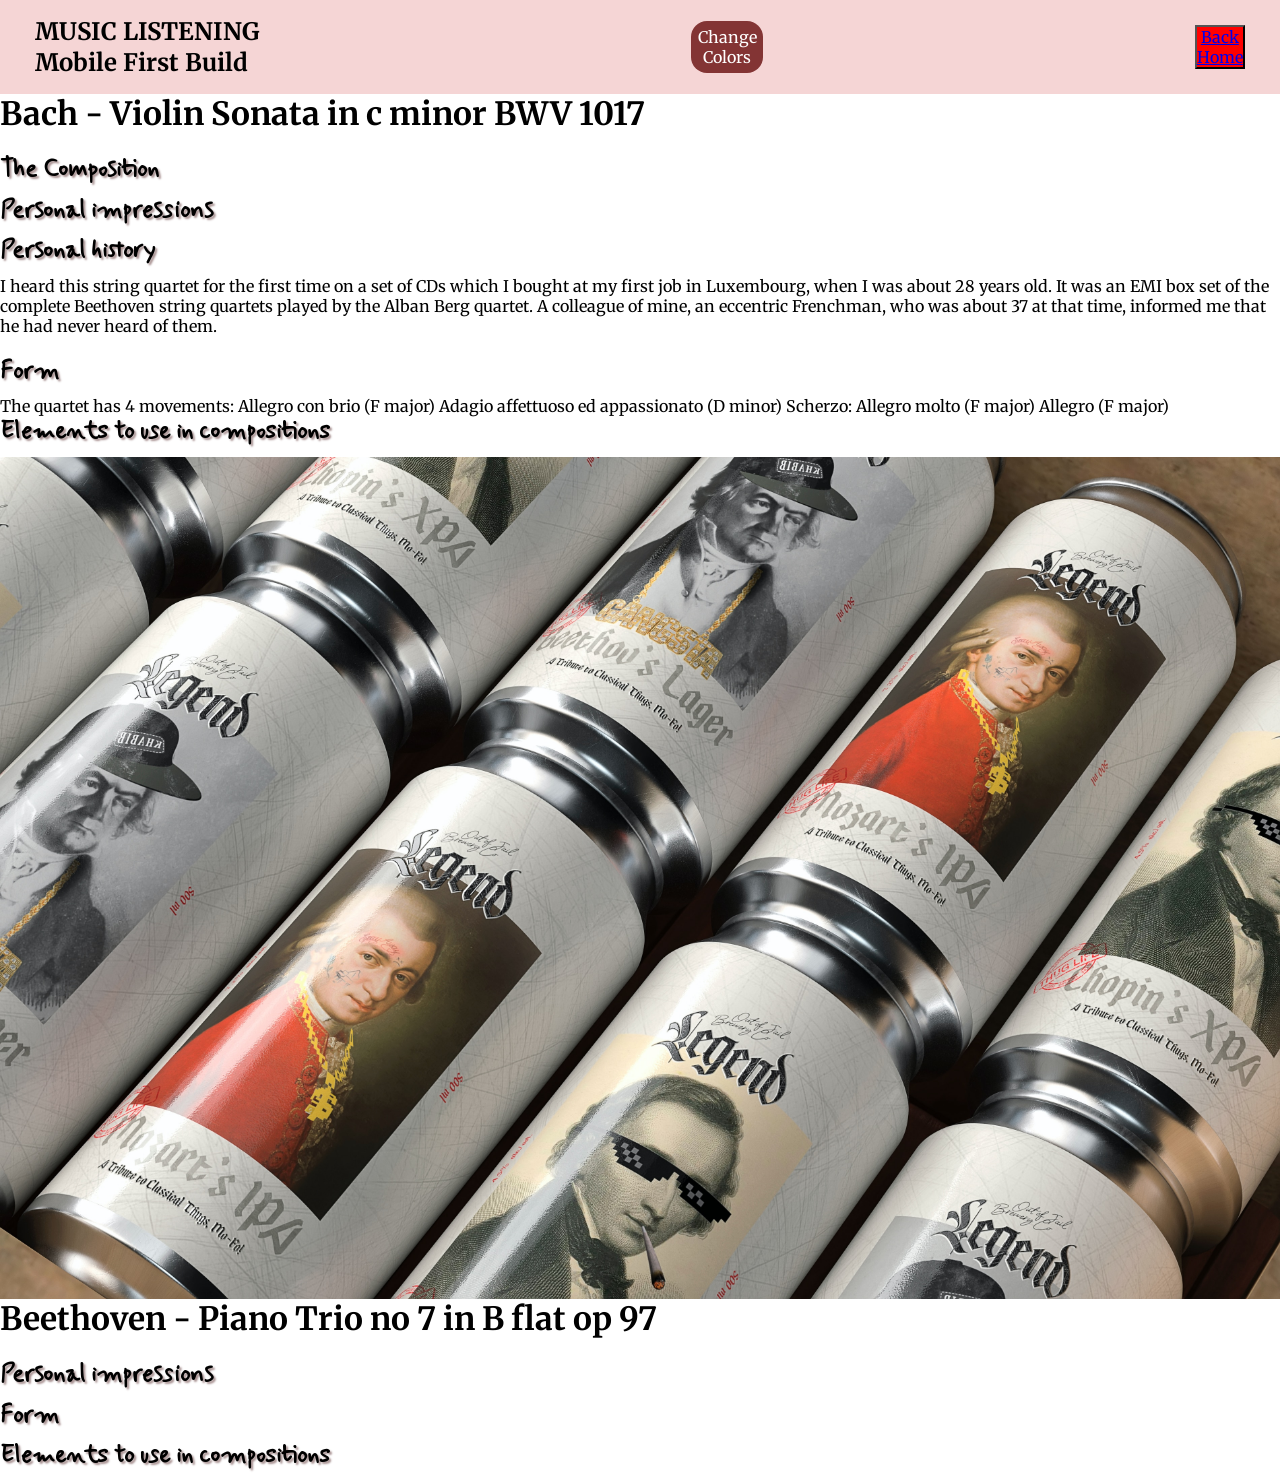
<file: secondarypages/musicscores2.html>
<!DOCTYPE html>
<html lang="en">

<head>
    <meta charset="UTF-8">
    <meta name="viewport" content="width=device-width, initial-scale=1.0">
    <link rel="stylesheet" href="musicscores2.css">
    <link rel="stylesheet" href="../styles.css">
    <title>Music Scores 1</title>
</head>

<body>

    <!-- NAVBAR -->


    <nav>
        <h1>MUSIC LISTENING <br> Mobile First Build</h1>
        <button id="colorButton1">Change <br />Colors</button>
        <button class="backhomebtn"><a href="../index.html">Back <br />Home</a></button>
    </nav>


    <div class="bachbwv1017">
        <h1>Bach - Violin Sonata in c minor BWV 1017</h1>
        <br>
        <h2>The Composition</h2>
        <h2>Personal impressions</h2>
        <h2>Personal history</h2>
        <p>I heard this string quartet for the first time on a set of CDs which I bought at my first job in Luxembourg,
            when I was about 28 years old. It was an EMI box set of the complete Beethoven string quartets played by the
            Alban Berg quartet. A colleague of mine, an eccentric Frenchman, who was about 37 at that time, informed me
            that he had never heard of them.</p>
        <br>
        <h2>Form</h2>

        The quartet has 4 movements:

        Allegro con brio (F major)
        Adagio affettuoso ed appassionato (D minor)
        Scherzo: Allegro molto (F major)
        Allegro (F major)
        <h2>Elements to use in compositions</h2>
    </div>

    <div class="bachbwv1017img">
        <img src="../images/composer/studio-blackthorns-WfFddKsrYUQ-unsplash.jpg" alt="">
    </div>

    <div class="beethovenpt7">
        <h1>Beethoven - Piano Trio no 7 in B flat op 97</h1>
        <br>
        <h2>Personal impressions</h2>
        <h2>Form</h2>
        <h2>Elements to use in compositions</h2>
    </div>

    <script src="../main.js"></script>

</body>

</html>
</file>
<file: secondarypages/musicscores2.css>
.backhomebtn {
    background-color: red;
}
</file>
<file: styles.css>
@import url('https://fonts.googleapis.com/css2?family=Mynerve&family=Roboto&display=swap');
@import url('https://fonts.googleapis.com/css2?family=Merriweather&display=swap');
@import url('https://fonts.googleapis.com/css2?family=Yuji+Boku&display=swap');
/* --------------RESEt-------------- */

*,
*::after,
*::before {
  margin: 0;
  padding: 0;
  box-sizing: border-box;
  /* outline: 1px solid lime !important; */
}

img {
  display: block;
  max-width: 100%;
  height: auto;
}

input,
button,
textarea {
  font: inherit;
}

/* || VARIABLES */

:root {
  /* COLOUR PALETTE:  */
  --COLOR-ONE: #f07575;
  --COLOR-TWO: #ecc2c2;
  --COLOR-THREE: #f5d5d5;
  --COLOR-FOUR: #eca3a3;
  --COLOR-FIVE: #f7b3b3;
  --COLOR-SIX: #833434;
  --COLOR-SEVEN: #333;

  --COLOR-TEXT: #4e2020;
  --COLOR-TEXT2: #fff;
}

.dark-mode {
  --COLOR-ONE: #5a99e2;
  --COLOR-TWO: #97cceb;
  --COLOR-THREE: #a3e8f1;
  --COLOR-FOUR: #a3cbec;
  --COLOR-FIVE: #c5ebe2;
  --COLOR-SIX: #7e7cec;
  --COLOR-SEVEN: #333333;
}

.green-mode {
  --COLOR-ONE: #80e25a;
  --COLOR-TWO: #44865d;
  --COLOR-THREE: #79b47e;
  --COLOR-FOUR: #17e44b;
  --COLOR-FIVE: #58975b;
  --COLOR-SIX: #6ac57e;
  --COLOR-SEVEN: #17a71e;
}

/* --- FONT PALETTE |||  */

:root {
  --FONT-ONE: Arial, sans-serif;
  --FONT-TWO: 'Times New Roman', serif;
  --FONT-THREE: 'Mynerve', cursive;
  --FONT-FOUR: 'Merriweather', serif;
  --FONT-FIVE: 'Yuji Boku', serif;
}


/* || UTILITY CLASSES */

body {
  font-family: var(--FONT-FOUR);
}

.generalsection {
  padding: 20px;
  text-align: center;

}

h2 {
  margin-bottom: 0.6rem;
  text-shadow: 2px 2px 2px rgb(167, 144, 144);
  font-family: var(--FONT-THREE);
}

.hidden-section {
  display: none;
}

.toggle-button {
  /* max-height: 10px;  */
  padding: 1.2rem;
  margin-bottom: 1rem;
  margin-top: 1rem;
  border-radius: 10%;
  background-color: var(--COLOR-SIX);
  font-size: 1.2rem;
  color: white;
  cursor: pointer;
  border: none;
  box-shadow: 2px 2px 2px var(--COLOR-ONE);
}

.toggle-button:hover {
  padding: 1.4rem;
  /* background-color: ; */
  font-size: 1.4rem;
}


@media screen and (min-width: 600px) {
  .generalsection {
    display: flex;
    flex-direction: column;
    justify-content: space-around;
    align-items: center;

    min-height: 100vh; 
  }

  .hidden-section {
    display: block;
  }

  .musicscores1 button,
  .musicscores2 button,
  .musicscores3 button,
  .musicscores4 button, 
  .musicscores5 button {
    display: none;
  }
}

@media screen and (min-width: 768px) {
  .generalsection {
    flex-direction: row;
    
  }

  .show-text {
    display: block;
  }
}


/* ------------------------ */

/* NAVBAR */

nav {
  background-color: var(--COLOR-THREE);
  display: flex;
  justify-content: space-between;
  align-items: center;
  padding: 1rem 2.2rem;
}

#colorButton1,
#colorButton2 {
  border: none;
  padding: 0.4rem;
  border-radius: 1rem;
  cursor: pointer;
  background-color: var(--COLOR-SIX);
  color: white;
}

nav button:hover {
  background-color: var(--COLOR-FOUR);
  color: white;
}

/* ||| MUSIC SCORES 1 ||| */


.musicscores1 {
  background-color: var(--COLOR-ONE);
  background-image: url("images/score/weston-m-3pCRW_JRKM8-unsplash.jpg");
  background-size: cover;
  background-position: top left;
  position: relative;
  isolation: isolate;
}

.musicscores1::after {
  content: "";
  position: absolute;
  background-size: cover;
  background-position: top left;
  z-index: -1;
  inset: 0;
  background-color: var(--COLOR-FIVE);
  opacity: 0.91;
}

/* .musicscores1 p:hover {
    color: var(--COLOR-TWO);
} */

.ms1img {
  display: none;
  border-radius: 1rem; 
  box-shadow: 4px 4px 2px var(--COLOR-THREE);
}

@media screen and (min-width: 600px) {

  .musicscores1 .hidden-section {
    display: block
  }

}

@media screen and (min-width: 768px) {
  .ms1img {
    display: block;
    width: 30%;
    height: 240px;
  }

  .ms1flexover768 {
    display: flex;
    flex-direction: column;
  }
}



/* MUSIC SCORES 2 */

.musicscores2 {
  background-color: var(--COLOR-FOUR);
  background-image: url(images/sea/james-eades-RVX2STx44UI-unsplash.jpg);
  /* background-size: 80% 70%; */
  background-repeat: no-repeat;
  background-position: center;

  position: relative;
  isolation: isolate;
}

.musicscores2::after {
  content: "";
  position: absolute;
  background-size: 80% 70%;
  background-repeat: no-repeat;
  background-position: center;
  z-index: -1;
  inset: 0;
  background-color: var(--COLOR-THREE);
  opacity: 0.9;
}

.ms2img {
  display: none;
  border-radius: 1rem; 
  box-shadow: 4px 4px 2px var(--COLOR-THREE);
}

@media screen and (min-width: 768px) {
  .ms2img {
    display: block;
    width: 30%;
    height: 240px;
  }

  .ms2flexover768 {
    display: flex;
    flex-direction: column;
  }
}

/* MUSIC SCORES 3 */

.musicscores3 {
  background-color: var(--COLOR-ONE);
  background-image: url(images/score/score2.jpg);
  /* background-size: 80% 70%; */
  background-repeat: no-repeat;
  background-position: center;

  position: relative;
  isolation: isolate;
}

.musicscores3::after {
  content: "";
  position: absolute;
  /* background-size: 80% 70%; */
  background-repeat: no-repeat;
  background-position: center;
  z-index: -1;
  inset: 0;
  background-color: var(--COLOR-THREE);
  opacity: 0.79;
}



.ms3img {
  display: none;
  border-radius: 1rem; 
  box-shadow: 4px 4px 2px var(--COLOR-THREE);
}

@media screen and (min-width: 600px) {
  .musicscores1 .hidden-section {
    display: block
  }
}

@media screen and (min-width: 768px) {
  .musicscores3 {
    min-height: 150vh;
  }

  .ms3img {
    display: block;
    width: 30%;
    height: 240px;
  }

  .ms3flexover768 {
    display: flex;
    flex-direction: column;
  }
}

/* MUSIC SCORES 4 */

.musicscores4 {
  background-color: var(--COLOR-SEVEN);
  background-image: url(images/sea/sea1.jpg);
  /* background-size: 80% 70%; */
  background-repeat: no-repeat;
  background-position: center;

  position: relative;
  isolation: isolate;
}

.musicscores4::after {
  content: "";
  position: absolute;
  /* background-size: 80% 70%; */
  background-repeat: no-repeat;
  background-position: center;
  z-index: -1;
  inset: 0;
  background-color: var(--COLOR-THREE);
  opacity: 0.79;
}

.ms4img {
  display: none;
  border-radius: 1rem; 
  box-shadow: 4px 4px 2px var(--COLOR-THREE);
}

@media screen and (min-width: 600px) {
  .musicscores1 .hidden-section {
    display: block
  }
}

@media screen and (min-width: 768px) {
  .musicscores4 {
    min-height: 150vh;
  }

  .ms4img {
    display: block;
    width: 30%;
    height: 240px;
  }

  .ms4flexover768 {
    display: flex;
    flex-direction: column;
  }
}

/* MUSIC SCORES 5 */

.musicscores5 {
  background-color: var(--COLOR-SEVEN);
  background-image: url(images/sea/shifaaz-shamoon-okVXy9tG3KY-unsplash.jpg);
  /* background-size: 80% 70%; */
  background-repeat: no-repeat;
  background-position: center;

  position: relative;
  isolation: isolate;
}

.musicscores5::after {
  content: "";
  position: absolute;
  /* background-size: 80% 70%; */
  background-repeat: no-repeat;
  background-position: center;
  z-index: -1;
  inset: 0;
  background-color: var(--COLOR-THREE);
  opacity: 0.69;
}

.ms5img {
  display: none;
  border-radius: 1rem; 
  box-shadow: 4px 4px 2px var(--COLOR-THREE);
}

@media screen and (min-width: 600px) {
  .musicscores1 .hidden-section {
    display: block
  }
}

@media screen and (min-width: 768px) {
  .musicscores5 {
    min-height: 150vh;
  }

  .ms5img {
    display: block;
    width: 30%;
    height: 240px;
  }

  .ms5flexover768 {
    display: flex;
    flex-direction: column;
  }
}


/* MUSIC SCORES GENERAL ||| */

.msimg {
  border-radius: 10rem;
}

@media screen and (min-width: 768px) {
  .musicscores {
    min-height: 100vh;
  }

}

/* VIOLIN PHOTO SECTIOn  */

.violinphotodiv {
  background-image: linear-gradient(to top, var(--COLOR-FIVE), var(--COLOR-ONE));
  text-align: center;
  padding: 2rem 0;

  border-top: 1px solid var(--COLOR-SIX);
  border-bottom: 1px solid var(--COLOR-SIX);
  }

.violinphoto {

  opacity: 0.81;
  width: 45%;
  margin-left: auto;
  margin-right: auto;
  /* margin-bottom: 0; */
  box-shadow: 2px 2px 2px var(--COLOR-SIX);
  border-radius: 0.5rem;

}

.violinphoto:hover {
  opacity: 1;
}

@media screen and (min-width: 600px) {
  .violinphoto {
    max-height: 40vh;
    width: auto;
  }
}

/* |||| Medieval |||| */

.medieval {
  background-color: var(--COLOR-FIVE);
}

@media screen and (min-width: 600px) {
   .hidden-section1 {
    display: none; 
  }
  
}



/* Renaissance  */

.renaissance {
  background-color: var(--COLOR-ONE);
}

/* Baroque  */


.baroque {
  background-color: var(--COLOR-TWO);
}

#colorButton2 {
  padding: 0.2rem;
}

.baroquebtns {
  display: flex;
  justify-content: space-around;
}

/* Classical  */

.classical {
  background-color: var(--COLOR-THREE);
}


.romantic {
  background-color: var(--COLOR-FIVE);
}


.lateromantic {
  background-color: var(--COLOR-THREE);
}

.modern {
  background-color: var(--COLOR-TWO);
}

.contemporary {
  background-color: var(--COLOR-SEVEN);
  color: white;
}

.popularmusic {
  background-color: var(--COLOR-FIVE);
}
</file>
